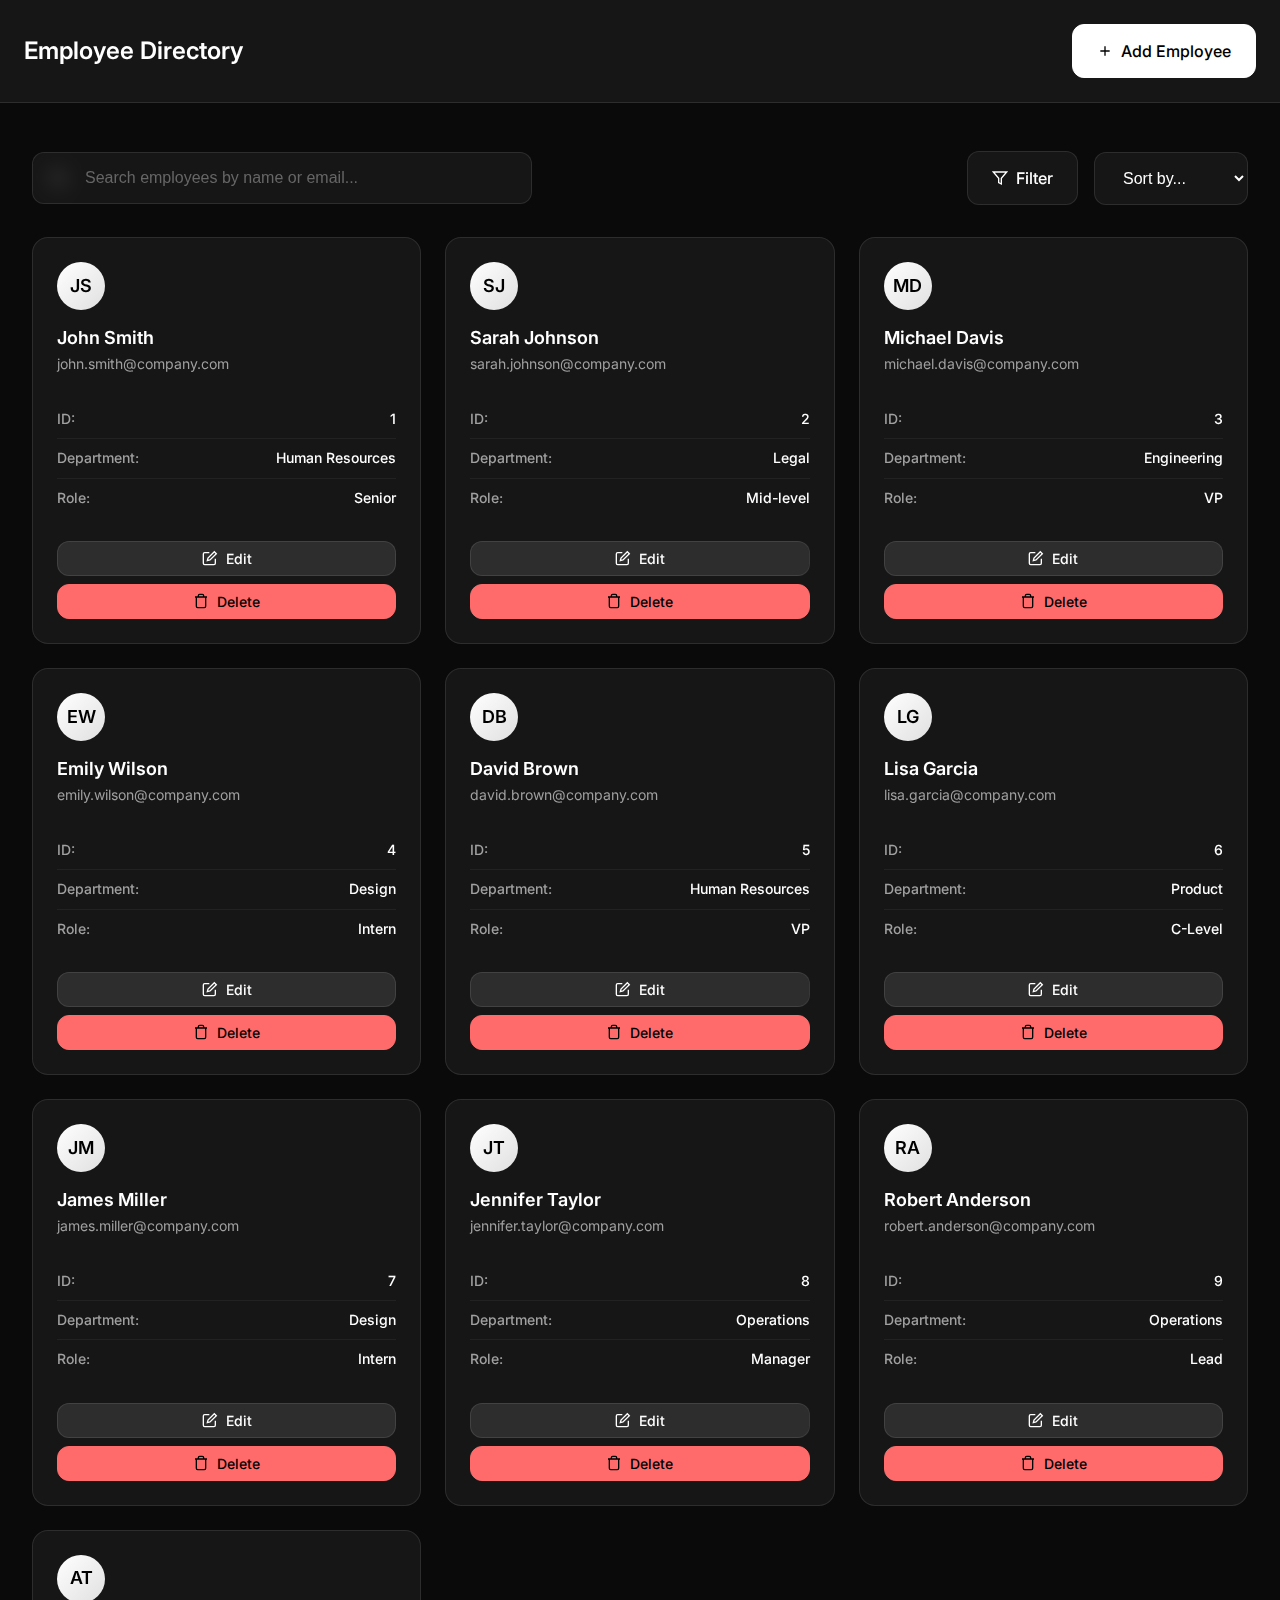
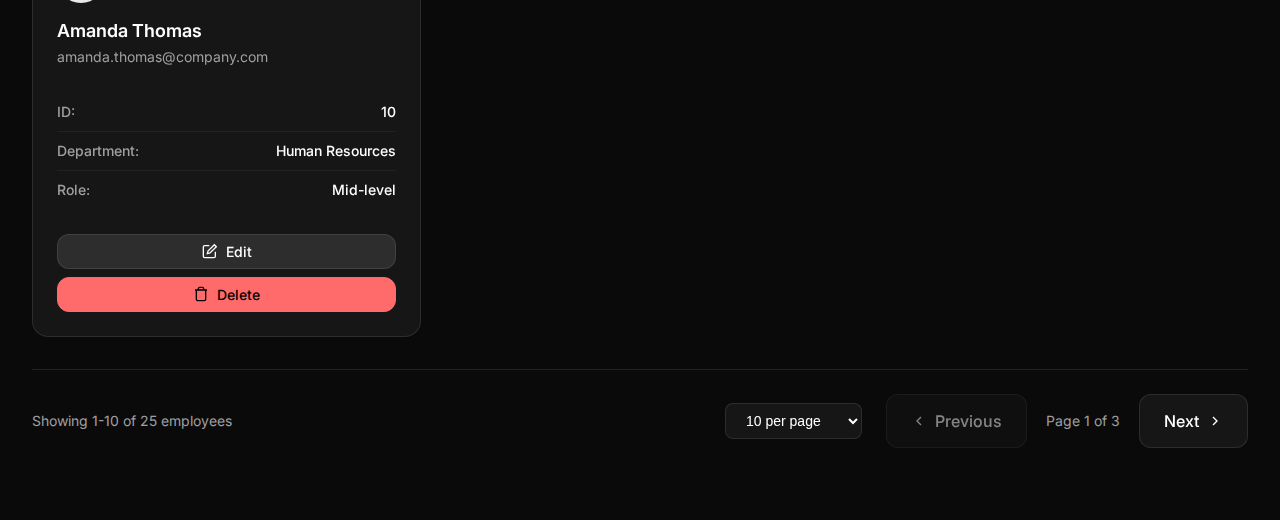
<file: index.html>
<!DOCTYPE html>
<html lang="en">
<head>
    <meta charset="UTF-8">
    <meta name="viewport" content="width=device-width, initial-scale=1.0, maximum-scale=1.0, user-scalable=no">
    <title>Employee Directory</title>
    <link rel="stylesheet" href="css/main.css">
    <link rel="stylesheet" href="css/components.css">
    <link rel="stylesheet" href="css/responsive.css">
    <link href="https://fonts.googleapis.com/css2?family=Inter:wght@300;400;500;600;700&display=swap" rel="stylesheet">
</head>
<body>
    <div class="app-container">
        <!-- Header -->
        <header class="header">
            <div class="header-content">
                <h1 class="logo">Employee Directory</h1>
                <div class="header-actions">
                    <button class="btn btn-primary" id="addEmployeeBtn">
                        <svg width="16" height="16" viewBox="0 0 24 24" fill="none" stroke="currentColor" stroke-width="2">
                            <line x1="12" y1="5" x2="12" y2="19"></line>
                            <line x1="5" y1="12" x2="19" y2="12"></line>
                        </svg>
                        Add Employee
                    </button>
                </div>
            </div>
        </header>

        <!-- Main Content -->
        <main class="main-content">
            <!-- Search and Filter Bar -->
            <div class="controls-bar">
                <div class="search-container">
                    <div class="search-input-wrapper">
                        <svg class="search-icon" width="20" height="20" viewBox="0 0 24 24" fill="none" stroke="currentColor" stroke-width="2">
                            <circle cx="11" cy="11" r="8"></circle>
                            <path d="m21 21-4.35-4.35"></path>
                        </svg>
                        <input type="text" id="searchInput" class="search-input" placeholder="Search employees by name or email...">
                    </div>
                </div>
                
                <div class="filter-controls">
                    <button class="btn btn-secondary" id="filterBtn">
                        <svg width="16" height="16" viewBox="0 0 24 24" fill="none" stroke="currentColor" stroke-width="2">
                            <polygon points="22,3 2,3 10,12.46 10,19 14,21 14,12.46 22,3"></polygon>
                        </svg>
                        Filter
                    </button>
                    <select id="sortSelect" class="sort-select">
                        <option value="">Sort by...</option>
                        <option value="firstName">First Name</option>
                        <option value="department">Department</option>
                    </select>
                </div>
            </div>

            <!-- Filter Sidebar -->
            <div class="filter-sidebar" id="filterSidebar">
                <div class="filter-header">
                    <h3>Filters</h3>
                    <button class="close-btn" id="closeFilterBtn">
                        <svg width="20" height="20" viewBox="0 0 24 24" fill="none" stroke="currentColor" stroke-width="2">
                            <line x1="18" y1="6" x2="6" y2="18"></line>
                            <line x1="6" y1="6" x2="18" y2="18"></line>
                        </svg>
                    </button>
                </div>
                
                <div class="filter-section">
                    <h4>Department</h4>
                    <div class="filter-options" id="departmentFilters">
                        <!-- Dynamically populated -->
                    </div>
                </div>
                
                <div class="filter-section">
                    <h4>Role</h4>
                    <div class="filter-options" id="roleFilters">
                        <!-- Dynamically populated -->
                    </div>
                </div>
                
                <div class="filter-actions">
                    <button class="btn btn-secondary" id="clearFiltersBtn">Clear All</button>
                    <button class="btn btn-primary" id="applyFiltersBtn">Apply Filters</button>
                </div>
            </div>

            <!-- Employee Grid -->
            <div class="employee-container">
                <div class="employee-grid" id="employeeGrid">
                    <!-- Freemarker template will be rendered here -->
                </div>
                
                <!-- Loading State -->
                <div class="loading-state" id="loadingState">
                    <div class="spinner"></div>
                    <p>Loading employees...</p>
                </div>
                
                <!-- Empty State -->
                <div class="empty-state" id="emptyState" style="display: none;">
                    <svg width="64" height="64" viewBox="0 0 24 24" fill="none" stroke="currentColor" stroke-width="1.5">
                        <path d="M17 21v-2a4 4 0 0 0-4-4H5a4 4 0 0 0-4 4v2"></path>
                        <circle cx="9" cy="7" r="4"></circle>
                        <path d="m23 21-2-2m-2 2a2 2 0 0 1-2-2m2 2 2-2"></path>
                    </svg>
                    <h3>No employees found</h3>
                    <p>Try adjusting your search or filters</p>
                </div>
            </div>

            <!-- Pagination -->
            <div class="pagination-container">
                <div class="pagination-info">
                    <span id="paginationInfo">Showing 1-10 of 0 employees</span>
                </div>
                
                <div class="pagination-controls">
                    <select id="pageSizeSelect" class="page-size-select">
                        <option value="10">10 per page</option>
                        <option value="25">25 per page</option>
                        <option value="50">50 per page</option>
                        <option value="100">100 per page</option>
                    </select>
                    
                    <div class="pagination-buttons">
                        <button class="btn btn-secondary" id="prevPageBtn" disabled>
                            <svg width="16" height="16" viewBox="0 0 24 24" fill="none" stroke="currentColor" stroke-width="2">
                                <polyline points="15,18 9,12 15,6"></polyline>
                            </svg>
                            Previous
                        </button>
                        <span class="page-info" id="pageInfo">Page 1 of 1</span>
                        <button class="btn btn-secondary" id="nextPageBtn" disabled>
                            Next
                            <svg width="16" height="16" viewBox="0 0 24 24" fill="none" stroke="currentColor" stroke-width="2">
                                <polyline points="9,18 15,12 9,6"></polyline>
                            </svg>
                        </button>
                    </div>
                </div>
            </div>
        </main>
    </div>

    <!-- Modal Overlay -->
    <div class="modal-overlay" id="modalOverlay"></div>

    <!-- Delete Confirmation Modal -->
    <div class="modal" id="deleteModal">
        <div class="modal-content">
            <div class="modal-header">
                <h3>Delete Employee</h3>
                <button class="close-btn" id="closeDeleteModal">
                    <svg width="20" height="20" viewBox="0 0 24 24" fill="none" stroke="currentColor" stroke-width="2">
                        <line x1="18" y1="6" x2="6" y2="18"></line>
                        <line x1="6" y1="6" x2="18" y2="18"></line>
                    </svg>
                </button>
            </div>
            <div class="modal-body">
                <p>Are you sure you want to delete <strong id="deleteEmployeeName"></strong>?</p>
                <p class="warning-text">This action cannot be undone.</p>
            </div>
            <div class="modal-footer">
                <button class="btn btn-secondary" id="cancelDeleteBtn">Cancel</button>
                <button class="btn btn-danger" id="confirmDeleteBtn">Delete Employee</button>
            </div>
        </div>
    </div>

    <!-- Notification Container -->
    <div class="notification-container" id="notificationContainer"></div>



    <!-- JavaScript -->
    <script src="js/utils.js"></script>
    <script src="js/employee.js"></script>
    <script src="js/app.js"></script>
</body>
</html>
</file>
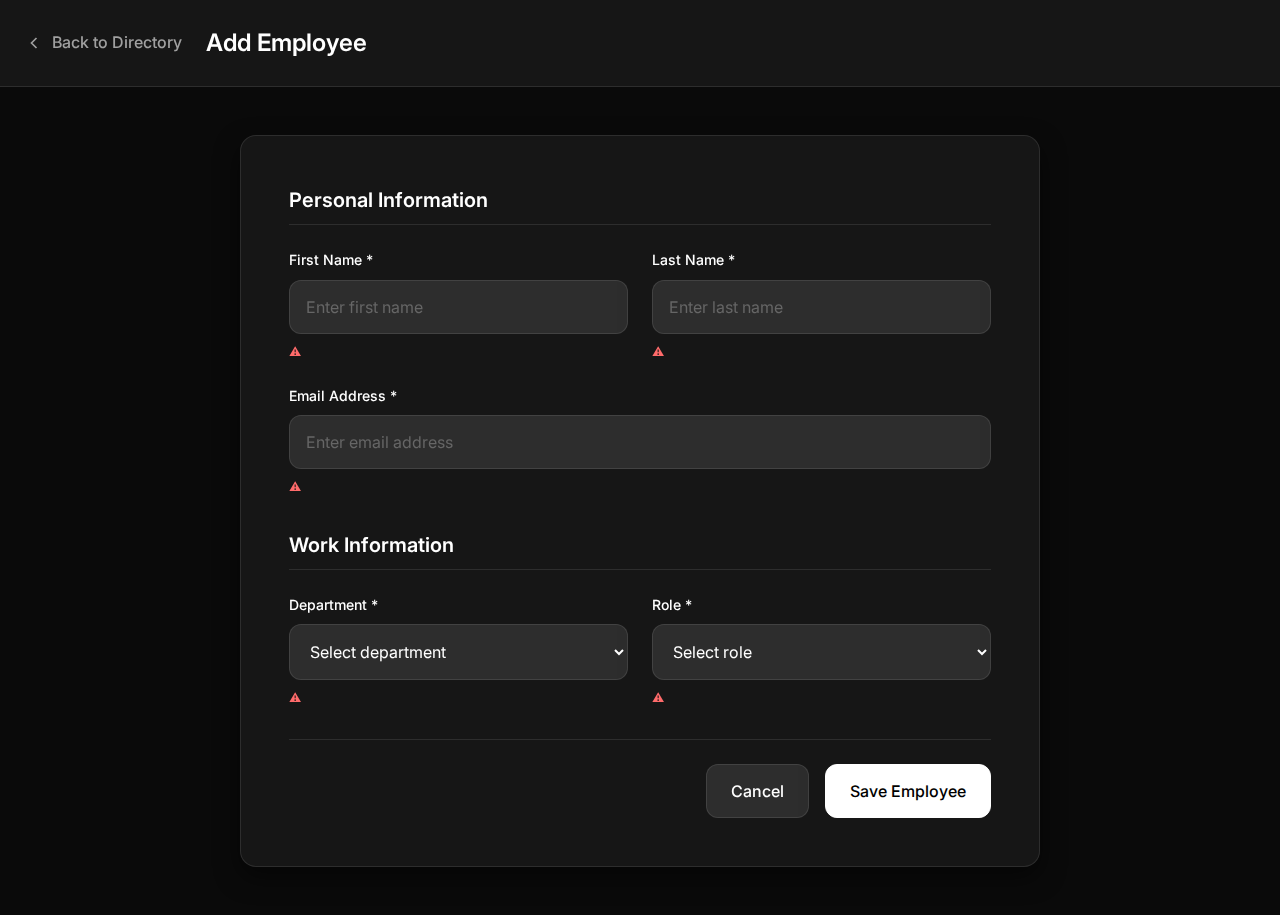
<file: add-edit.html>
<!DOCTYPE html>
<html lang="en">
<head>
    <meta charset="UTF-8">
    <meta name="viewport" content="width=device-width, initial-scale=1.0, maximum-scale=1.0, user-scalable=no">
    <title>Add/Edit Employee - Employee Directory</title>
    <link rel="stylesheet" href="css/main.css">
    <link rel="stylesheet" href="css/components.css">
    <link rel="stylesheet" href="css/responsive.css">
    <link href="https://fonts.googleapis.com/css2?family=Inter:wght@300;400;500;600;700&display=swap" rel="stylesheet">
</head>
<body>
    <div class="app-container">
        <!-- Header -->
        <header class="header">
            <div class="header-content">
                <div class="header-left">
                    <a href="index.html" class="back-link">
                        <svg width="20" height="20" viewBox="0 0 24 24" fill="none" stroke="currentColor" stroke-width="2">
                            <polyline points="15,18 9,12 15,6"></polyline>
                        </svg>
                        Back to Directory
                    </a>
                    <h1 class="logo" id="formTitle">Add Employee</h1>
                </div>
            </div>
        </header>

        <!-- Main Content -->
        <main class="main-content">
            <div class="form-container">
                <div class="form-card">
                    <form id="employeeForm" class="employee-form">
                        <!-- Personal Information Section -->
                        <div class="form-section">
                            <h2 class="section-title">Personal Information</h2>
                            
                            <div class="form-row">
                                <div class="form-group">
                                    <label for="firstName" class="form-label">First Name *</label>
                                    <input 
                                        type="text" 
                                        id="firstName" 
                                        name="firstName" 
                                        class="form-input" 
                                        placeholder="Enter first name"
                                        required
                                    >
                                    <div class="error-message" id="firstNameError"></div>
                                </div>
                                
                                <div class="form-group">
                                    <label for="lastName" class="form-label">Last Name *</label>
                                    <input 
                                        type="text" 
                                        id="lastName" 
                                        name="lastName" 
                                        class="form-input" 
                                        placeholder="Enter last name"
                                        required
                                    >
                                    <div class="error-message" id="lastNameError"></div>
                                </div>
                            </div>
                            
                            <div class="form-group">
                                <label for="email" class="form-label">Email Address *</label>
                                <input 
                                    type="email" 
                                    id="email" 
                                    name="email" 
                                    class="form-input" 
                                    placeholder="Enter email address"
                                    required
                                >
                                <div class="error-message" id="emailError"></div>
                            </div>
                        </div>

                        <!-- Work Information Section -->
                        <div class="form-section">
                            <h2 class="section-title">Work Information</h2>
                            
                            <div class="form-row">
                                <div class="form-group">
                                    <label for="department" class="form-label">Department *</label>
                                    <select id="department" name="department" class="form-select" required>
                                        <option value="">Select department</option>
                                        <option value="Engineering">Engineering</option>
                                        <option value="Marketing">Marketing</option>
                                        <option value="Sales">Sales</option>
                                        <option value="Human Resources">Human Resources</option>
                                        <option value="Finance">Finance</option>
                                        <option value="Operations">Operations</option>
                                        <option value="Product">Product</option>
                                        <option value="Design">Design</option>
                                        <option value="Customer Support">Customer Support</option>
                                        <option value="Legal">Legal</option>
                                    </select>
                                    <div class="error-message" id="departmentError"></div>
                                </div>
                                
                                <div class="form-group">
                                    <label for="role" class="form-label">Role *</label>
                                    <select id="role" name="role" class="form-select" required>
                                        <option value="">Select role</option>
                                        <option value="Manager">Manager</option>
                                        <option value="Senior">Senior</option>
                                        <option value="Mid-level">Mid-level</option>
                                        <option value="Junior">Junior</option>
                                        <option value="Intern">Intern</option>
                                        <option value="Director">Director</option>
                                        <option value="VP">VP</option>
                                        <option value="C-Level">C-Level</option>
                                        <option value="Lead">Lead</option>
                                        <option value="Specialist">Specialist</option>
                                    </select>
                                    <div class="error-message" id="roleError"></div>
                                </div>
                            </div>
                        </div>

                        <!-- Form Actions -->
                        <div class="form-actions">
                            <button type="button" class="btn btn-secondary" id="cancelBtn">Cancel</button>
                            <button type="submit" class="btn btn-primary" id="saveBtn">
                                <span class="btn-text">Save Employee</span>
                                <div class="btn-loading" style="display: none;">
                                    <div class="spinner-small"></div>
                                    <span>Saving...</span>
                                </div>
                            </button>
                        </div>
                    </form>
                </div>
            </div>
        </main>
    </div>

    <!-- Notification Container -->
    <div class="notification-container" id="notificationContainer"></div>

    <!-- JavaScript -->
    <script src="js/utils.js"></script>
    <script src="js/employee.js"></script>
    <script src="js/form.js"></script>
</body>
</html>
</file>
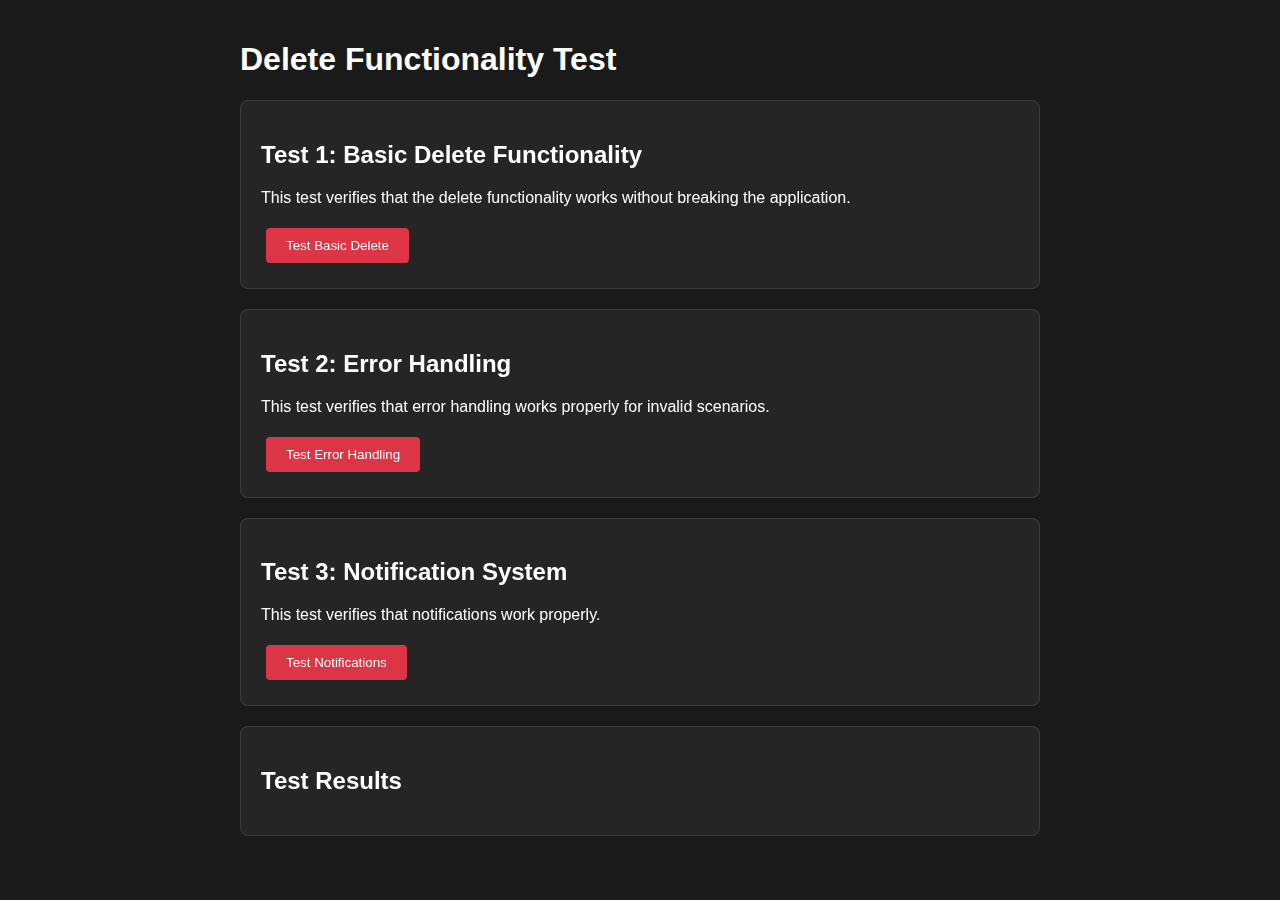
<file: test-delete.html>
<!DOCTYPE html>
<html lang="en">
<head>
    <meta charset="UTF-8">
    <meta name="viewport" content="width=device-width, initial-scale=1.0">
    <title>Delete Functionality Test</title>
    <style>
        body {
            font-family: Arial, sans-serif;
            max-width: 800px;
            margin: 0 auto;
            padding: 20px;
            background: #1a1a1a;
            color: white;
        }
        .test-section {
            background: rgba(255, 255, 255, 0.05);
            border-radius: 8px;
            padding: 20px;
            margin: 20px 0;
            backdrop-filter: blur(10px);
            border: 1px solid rgba(255, 255, 255, 0.1);
        }
        .test-button {
            background: #dc3545;
            color: white;
            border: none;
            padding: 10px 20px;
            border-radius: 4px;
            cursor: pointer;
            margin: 5px;
        }
        .test-button:hover {
            background: #c82333;
        }
        .success {
            color: #28a745;
        }
        .error {
            color: #dc3545;
        }
        .info {
            color: #17a2b8;
        }
    </style>
</head>
<body>
    <h1>Delete Functionality Test</h1>
    
    <div class="test-section">
        <h2>Test 1: Basic Delete Functionality</h2>
        <p>This test verifies that the delete functionality works without breaking the application.</p>
        <button class="test-button" onclick="testBasicDelete()">Test Basic Delete</button>
        <div id="test1-result"></div>
    </div>

    <div class="test-section">
        <h2>Test 2: Error Handling</h2>
        <p>This test verifies that error handling works properly for invalid scenarios.</p>
        <button class="test-button" onclick="testErrorHandling()">Test Error Handling</button>
        <div id="test2-result"></div>
    </div>

    <div class="test-section">
        <h2>Test 3: Notification System</h2>
        <p>This test verifies that notifications work properly.</p>
        <button class="test-button" onclick="testNotifications()">Test Notifications</button>
        <div id="test3-result"></div>
    </div>

    <div class="test-section">
        <h2>Test Results</h2>
        <div id="overall-result"></div>
    </div>

    <!-- Include the same scripts as the main app -->
    <script src="js/utils.js"></script>
    <script src="js/employee.js"></script>
    <script src="js/app.js"></script>

    <script>
        let testResults = {
            basicDelete: false,
            errorHandling: false,
            notifications: false
        };

        function logResult(testId, message, isSuccess = true) {
            const resultDiv = document.getElementById(`${testId}-result`);
            const className = isSuccess ? 'success' : 'error';
            resultDiv.innerHTML = `<p class="${className}">${message}</p>`;
        }

        function testBasicDelete() {
            try {
                // Check if employeeManager is available
                if (!window.employeeManager) {
                    logResult('test1', '❌ Employee manager not available', false);
                    return;
                }

                // Get initial count
                const initialCount = employeeManager.getTotalEmployees();
                
                // Try to delete an employee (if any exist)
                if (initialCount > 0) {
                    const firstEmployee = employeeManager.getAllEmployees()[0];
                    const result = employeeManager.deleteEmployee(firstEmployee.id);
                    
                    if (result) {
                        const newCount = employeeManager.getTotalEmployees();
                        if (newCount === initialCount - 1) {
                            logResult('test1', '✅ Basic delete functionality works correctly');
                            testResults.basicDelete = true;
                        } else {
                            logResult('test1', '❌ Employee count not updated correctly', false);
                        }
                    } else {
                        logResult('test1', '❌ Delete operation returned null', false);
                    }
                } else {
                    logResult('test1', 'ℹ️ No employees to test deletion with');
                    testResults.basicDelete = true; // Consider this a pass
                }
            } catch (error) {
                logResult('test1', `❌ Error during delete test: ${error.message}`, false);
            }
        }

        function testErrorHandling() {
            try {
                // Test with invalid ID
                const result1 = employeeManager.deleteEmployee(null);
                const result2 = employeeManager.deleteEmployee('invalid');
                const result3 = employeeManager.deleteEmployee(99999); // Non-existent ID
                
                if (result1 === null && result2 === null && result3 === null) {
                    logResult('test2', '✅ Error handling works correctly for invalid inputs');
                    testResults.errorHandling = true;
                } else {
                    logResult('test2', '❌ Error handling not working properly', false);
                }
            } catch (error) {
                logResult('test2', `❌ Error during error handling test: ${error.message}`, false);
            }
        }

        function testNotifications() {
            try {
                if (window.notificationManager) {
                    // Test different notification types
                    notificationManager.show('success', 'Test Success', 'This is a test success message');
                    notificationManager.show('error', 'Test Error', 'This is a test error message');
                    notificationManager.show('warning', 'Test Warning', 'This is a test warning message');
                    notificationManager.show('info', 'Test Info', 'This is a test info message');
                    
                    logResult('test3', '✅ Notification system is working');
                    testResults.notifications = true;
                } else {
                    logResult('test3', '❌ Notification manager not available', false);
                }
            } catch (error) {
                logResult('test3', `❌ Error during notification test: ${error.message}`, false);
            }
        }

        function updateOverallResult() {
            const overallDiv = document.getElementById('overall-result');
            const passedTests = Object.values(testResults).filter(Boolean).length;
            const totalTests = Object.keys(testResults).length;
            
            if (passedTests === totalTests) {
                overallDiv.innerHTML = `<p class="success">✅ All tests passed! (${passedTests}/${totalTests})</p>`;
            } else {
                overallDiv.innerHTML = `<p class="error">❌ Some tests failed. (${passedTests}/${totalTests})</p>`;
            }
        }

        // Run tests after a short delay to ensure everything is loaded
        setTimeout(() => {
            testBasicDelete();
            testErrorHandling();
            testNotifications();
            updateOverallResult();
        }, 1000);
    </script>
</body>
</html>
</file>
<file: css/components.css>
/* Button Styles */
.btn {
    display: inline-flex;
    align-items: center;
    gap: var(--spacing-sm);
    padding: var(--spacing-md) var(--spacing-lg);
    border: 1px solid transparent;
    border-radius: var(--radius-lg);
    font-family: var(--font-family);
    font-size: var(--font-size-base);
    font-weight: 500;
    text-decoration: none;
    cursor: pointer;
    transition: all var(--transition-fast);
    backdrop-filter: blur(10px);
    position: relative;
    overflow: hidden;
}

.btn:disabled {
    opacity: 0.5;
    cursor: not-allowed;
}

.btn:not(:disabled):hover {
    transform: translateY(-1px);
    box-shadow: var(--shadow-md);
}

.btn:not(:disabled):active {
    transform: translateY(0);
}

.btn-primary {
    background: var(--accent-primary);
    color: var(--text-inverse);
    border-color: var(--accent-primary);
}

.btn-primary:hover:not(:disabled) {
    background: var(--accent-secondary);
    border-color: var(--accent-secondary);
}

.btn-secondary {
    background: var(--bg-glass);
    color: var(--text-primary);
    border-color: var(--border-primary);
}

.btn-secondary:hover:not(:disabled) {
    background: var(--bg-glass-hover);
    border-color: var(--border-focus);
}

.btn-danger {
    background: var(--accent-danger);
    color: var(--text-inverse);
    border-color: var(--accent-danger);
}

.btn-danger:hover:not(:disabled) {
    background: #ff5252;
    border-color: #ff5252;
}

.btn-success {
    background: var(--accent-success);
    color: var(--text-inverse);
    border-color: var(--accent-success);
}

.btn-success:hover:not(:disabled) {
    background: #40c057;
    border-color: #40c057;
}

/* Button Loading State */
.btn-loading {
    display: flex;
    align-items: center;
    gap: var(--spacing-sm);
}

.btn:disabled .btn-text {
    opacity: 0;
}

.btn:disabled .btn-loading {
    display: flex;
}

/* Employee Card */
.employee-card {
    background: var(--bg-glass);
    backdrop-filter: blur(20px);
    border: 1px solid var(--border-primary);
    border-radius: var(--radius-xl);
    padding: var(--spacing-lg);
    transition: all var(--transition-normal);
    position: relative;
    overflow: hidden;
}

.employee-card::before {
    content: '';
    position: absolute;
    top: 0;
    left: 0;
    right: 0;
    height: 2px;
    background: linear-gradient(90deg, var(--accent-primary), var(--accent-secondary));
    opacity: 0;
    transition: opacity var(--transition-fast);
}

.employee-card:hover {
    transform: translateY(-2px);
    box-shadow: var(--shadow-lg);
    border-color: var(--border-focus);
}

.employee-card:hover::before {
    opacity: 1;
}

.employee-header {
    display: flex;
    align-items: center;
    gap: var(--spacing-md);
    margin-bottom: var(--spacing-lg);
}

.employee-avatar {
    width: 48px;
    height: 48px;
    border-radius: 50%;
    background: linear-gradient(135deg, var(--accent-primary), var(--accent-secondary));
    display: flex;
    align-items: center;
    justify-content: center;
    flex-shrink: 0;
}

.avatar-text {
    font-size: var(--font-size-lg);
    font-weight: 600;
    color: var(--text-inverse);
    text-transform: uppercase;
}

.employee-info {
    flex: 1;
    min-width: 0;
}

.employee-name {
    font-size: var(--font-size-lg);
    font-weight: 600;
    color: var(--text-primary);
    margin: 0 0 var(--spacing-xs) 0;
    line-height: 1.3;
}

.employee-email {
    font-size: var(--font-size-sm);
    color: var(--text-secondary);
    margin: 0;
    word-break: break-all;
}

.employee-details {
    margin-bottom: var(--spacing-lg);
}

.detail-item {
    display: flex;
    justify-content: space-between;
    align-items: center;
    padding: var(--spacing-sm) 0;
    border-bottom: 1px solid var(--border-secondary);
}

.detail-item:last-child {
    border-bottom: none;
}

.detail-label {
    font-size: var(--font-size-sm);
    color: var(--text-secondary);
    font-weight: 500;
}

.detail-value {
    font-size: var(--font-size-sm);
    color: var(--text-primary);
    font-weight: 500;
}

.employee-actions {
    display: flex;
    gap: var(--spacing-sm);
}

.employee-actions .btn {
    flex: 1;
    justify-content: center;
    padding: var(--spacing-sm) var(--spacing-md);
    font-size: var(--font-size-sm);
}

/* Filter Sidebar */
.filter-sidebar {
    position: fixed;
    top: 0;
    right: -400px;
    width: 400px;
    height: 100vh;
    background: var(--bg-glass);
    backdrop-filter: blur(20px);
    border-left: 1px solid var(--border-primary);
    z-index: var(--z-modal);
    transition: right var(--transition-normal);
    overflow-y: auto;
}

.filter-sidebar.active {
    right: 0;
}

.filter-header {
    display: flex;
    justify-content: space-between;
    align-items: center;
    padding: var(--spacing-lg);
    border-bottom: 1px solid var(--border-primary);
}

.filter-header h3 {
    font-size: var(--font-size-lg);
    font-weight: 600;
    color: var(--text-primary);
    margin: 0;
}

.close-btn {
    background: none;
    border: none;
    color: var(--text-secondary);
    cursor: pointer;
    padding: var(--spacing-sm);
    border-radius: var(--radius-md);
    transition: all var(--transition-fast);
}

.close-btn:hover {
    background: var(--bg-glass-hover);
    color: var(--text-primary);
}

.filter-section {
    padding: var(--spacing-lg);
    border-bottom: 1px solid var(--border-secondary);
}

.filter-section h4 {
    font-size: var(--font-size-base);
    font-weight: 600;
    color: var(--text-primary);
    margin: 0 0 var(--spacing-md) 0;
}

.filter-options {
    display: flex;
    flex-direction: column;
    gap: var(--spacing-sm);
}

.filter-option {
    display: flex;
    align-items: center;
    gap: var(--spacing-sm);
    padding: var(--spacing-sm);
    border-radius: var(--radius-md);
    cursor: pointer;
    transition: background var(--transition-fast);
}

.filter-option:hover {
    background: var(--bg-glass-hover);
}

.filter-option input[type="checkbox"] {
    width: 16px;
    height: 16px;
    accent-color: var(--accent-primary);
}

.filter-option label {
    font-size: var(--font-size-sm);
    color: var(--text-primary);
    cursor: pointer;
    flex: 1;
}

.filter-actions {
    padding: var(--spacing-lg);
    display: flex;
    gap: var(--spacing-md);
}

.filter-actions .btn {
    flex: 1;
}

/* Modal Styles */
.modal-overlay {
    position: fixed;
    top: 0;
    left: 0;
    right: 0;
    bottom: 0;
    background: rgba(0, 0, 0, 0.7);
    backdrop-filter: blur(4px);
    z-index: var(--z-modal-backdrop);
    opacity: 0;
    visibility: hidden;
    transition: all var(--transition-normal);
}

.modal-overlay.active {
    opacity: 1;
    visibility: visible;
}

.modal {
    position: fixed;
    top: 50%;
    left: 50%;
    transform: translate(-50%, -50%) scale(0.9);
    background: var(--bg-glass);
    backdrop-filter: blur(20px);
    border: 1px solid var(--border-primary);
    border-radius: var(--radius-xl);
    box-shadow: var(--shadow-xl);
    z-index: var(--z-modal);
    opacity: 0;
    visibility: hidden;
    transition: all var(--transition-normal);
    max-width: 90vw;
    max-height: 90vh;
    overflow: hidden;
}

.modal.active {
    opacity: 1;
    visibility: visible;
    transform: translate(-50%, -50%) scale(1);
}

.modal-content {
    display: flex;
    flex-direction: column;
    max-height: 100%;
}

.modal-header {
    display: flex;
    justify-content: space-between;
    align-items: center;
    padding: var(--spacing-lg);
    border-bottom: 1px solid var(--border-primary);
}

.modal-header h3 {
    font-size: var(--font-size-lg);
    font-weight: 600;
    color: var(--text-primary);
    margin: 0;
}

.modal-body {
    padding: var(--spacing-lg);
    overflow-y: auto;
}

.modal-body p {
    color: var(--text-secondary);
    margin-bottom: var(--spacing-md);
}

.warning-text {
    color: var(--accent-danger) !important;
    font-weight: 500;
}

.modal-footer {
    display: flex;
    gap: var(--spacing-md);
    padding: var(--spacing-lg);
    border-top: 1px solid var(--border-primary);
    justify-content: flex-end;
}

/* Form Styles */
.employee-form {
    display: flex;
    flex-direction: column;
    gap: var(--spacing-xl);
}

.form-section {
    display: flex;
    flex-direction: column;
    gap: var(--spacing-lg);
}

.section-title {
    font-size: var(--font-size-xl);
    font-weight: 600;
    color: var(--text-primary);
    margin: 0;
    padding-bottom: var(--spacing-sm);
    border-bottom: 1px solid var(--border-primary);
}

.form-row {
    display: grid;
    grid-template-columns: 1fr 1fr;
    gap: var(--spacing-lg);
}

.form-group {
    display: flex;
    flex-direction: column;
    gap: var(--spacing-sm);
}

.form-label {
    font-size: var(--font-size-sm);
    font-weight: 500;
    color: var(--text-primary);
}

.form-input,
.form-select {
    padding: var(--spacing-md);
    background: var(--bg-glass);
    border: 1px solid var(--border-primary);
    border-radius: var(--radius-lg);
    color: var(--text-primary);
    font-size: var(--font-size-base);
    font-family: var(--font-family);
    transition: all var(--transition-fast);
    backdrop-filter: blur(10px);
}

.form-input::placeholder {
    color: var(--text-muted);
}

.form-input:focus,
.form-select:focus {
    outline: none;
    border-color: var(--border-focus);
    background: var(--bg-glass-hover);
    box-shadow: 0 0 0 3px rgba(255, 255, 255, 0.1);
}

.form-select {
    cursor: pointer;
}

.form-select option {
    background: var(--bg-secondary);
    color: var(--text-primary);
    padding: var(--spacing-sm);
}

.error-message {
    font-size: var(--font-size-sm);
    color: var(--accent-danger);
    min-height: 1.2em;
    display: flex;
    align-items: center;
    gap: var(--spacing-xs);
}

.error-message::before {
    content: '⚠';
    font-size: var(--font-size-xs);
}

.form-actions {
    display: flex;
    gap: var(--spacing-md);
    justify-content: flex-end;
    padding-top: var(--spacing-lg);
    border-top: 1px solid var(--border-primary);
}

/* Notification Styles */
.notification-container {
    position: fixed;
    top: var(--spacing-lg);
    right: var(--spacing-lg);
    z-index: var(--z-tooltip);
    display: flex;
    flex-direction: column;
    gap: var(--spacing-sm);
    max-width: 400px;
}

.notification {
    background: var(--bg-glass);
    backdrop-filter: blur(20px);
    border: 1px solid var(--border-primary);
    border-radius: var(--radius-lg);
    padding: var(--spacing-md);
    box-shadow: var(--shadow-lg);
    display: flex;
    align-items: center;
    gap: var(--spacing-md);
    animation: slideIn var(--transition-normal);
    max-width: 100%;
}

.notification.success {
    border-left: 4px solid var(--accent-success);
}

.notification.error {
    border-left: 4px solid var(--accent-danger);
}

.notification.warning {
    border-left: 4px solid var(--accent-warning);
}

.notification.info {
    border-left: 4px solid var(--accent-primary);
}

.notification-icon {
    flex-shrink: 0;
    width: 20px;
    height: 20px;
}

.notification-content {
    flex: 1;
    min-width: 0;
}

.notification-title {
    font-size: var(--font-size-sm);
    font-weight: 600;
    color: var(--text-primary);
    margin: 0 0 var(--spacing-xs) 0;
}

.notification-message {
    font-size: var(--font-size-sm);
    color: var(--text-secondary);
    margin: 0;
}

.notification-close {
    background: none;
    border: none;
    color: var(--text-muted);
    cursor: pointer;
    padding: var(--spacing-xs);
    border-radius: var(--radius-sm);
    transition: all var(--transition-fast);
    flex-shrink: 0;
}

.notification-close:hover {
    background: var(--bg-glass-hover);
    color: var(--text-primary);
}

@keyframes slideIn {
    from {
        transform: translateX(100%);
        opacity: 0;
    }
    to {
        transform: translateX(0);
        opacity: 1;
    }
}

/* Responsive adjustments for components */
@media (max-width: 768px) {
    .filter-sidebar {
        width: 100%;
        right: -100%;
    }
    
    .modal {
        width: 95vw;
        margin: var(--spacing-md);
    }
    
    .form-row {
        grid-template-columns: 1fr;
        gap: var(--spacing-md);
    }
    
    .employee-actions {
        flex-direction: column;
    }
    
    .notification-container {
        left: var(--spacing-md);
        right: var(--spacing-md);
        max-width: none;
    }
    
    .modal-footer {
        flex-direction: column;
    }
    
    .filter-actions {
        flex-direction: column;
    }
}
</file>
<file: css/responsive.css>
/* Responsive Design - Mobile First Approach */

/* Ultra Small Devices (very small phones, 280px and up) */
@media (max-width: 319.98px) {
    .header-content {
        padding: var(--spacing-sm);
        flex-direction: column;
        gap: var(--spacing-sm);
    }
    
    .logo {
        font-size: var(--font-size-lg);
        text-align: center;
    }
    
    .header-actions .btn {
        width: 100%;
        justify-content: center;
    }
    
    .main-content {
        padding: var(--spacing-sm);
    }
    
    .controls-bar {
        flex-direction: column;
        gap: var(--spacing-sm);
    }
    
    .search-container {
        max-width: none;
    }
    
    .search-input {
        font-size: 14px;
        padding: var(--spacing-sm);
    }
    
    .filter-controls {
        width: 100%;
        flex-direction: column;
        gap: var(--spacing-sm);
    }
    
    .sort-select {
        width: 100%;
        font-size: 14px;
    }
    
    .filter-btn {
        width: 100%;
        justify-content: center;
    }
    
    .employee-grid {
        grid-template-columns: 1fr;
        gap: var(--spacing-sm);
    }
    
    .employee-card {
        padding: var(--spacing-sm);
        margin: 0;
    }
    
    .employee-header {
        flex-direction: column;
        align-items: flex-start;
        gap: var(--spacing-xs);
    }
    
    .employee-avatar {
        width: 32px;
        height: 32px;
    }
    
    .avatar-text {
        font-size: 12px;
    }
    
    .employee-name {
        font-size: var(--font-size-base);
        line-height: 1.2;
    }
    
    .employee-email {
        font-size: 12px;
        word-break: break-all;
    }
    
    .employee-details {
        gap: var(--spacing-xs);
    }
    
    .detail-item {
        flex-direction: column;
        align-items: flex-start;
        gap: 2px;
    }
    
    .detail-label {
        font-size: 11px;
    }
    
    .detail-value {
        font-size: 12px;
        word-break: break-word;
    }
    
    .employee-actions {
        flex-direction: column;
        gap: var(--spacing-xs);
    }
    
    .employee-actions .btn {
        width: 100%;
        padding: var(--spacing-sm);
        font-size: 12px;
        min-height: 36px;
    }
    
    .employee-actions .btn svg {
        width: 14px;
        height: 14px;
    }
    
    .pagination-container {
        flex-direction: column;
        gap: var(--spacing-sm);
        align-items: stretch;
    }
    
    .pagination-info {
        font-size: 12px;
        text-align: center;
    }
    
    .pagination-controls {
        flex-direction: column;
        gap: var(--spacing-sm);
    }
    
    .pagination-buttons {
        justify-content: center;
        gap: var(--spacing-xs);
    }
    
    .pagination-buttons .btn {
        padding: var(--spacing-sm);
        font-size: 12px;
        min-width: 60px;
    }
    
    .page-info {
        font-size: 12px;
        text-align: center;
    }
    
    .page-size-select {
        width: 100%;
        text-align: center;
        font-size: 12px;
        padding: var(--spacing-sm);
    }
    
    .filter-sidebar {
        width: 100%;
        right: -100%;
        padding: var(--spacing-sm);
    }
    
    .filter-header h3 {
        font-size: var(--font-size-lg);
    }
    
    .filter-section h4 {
        font-size: var(--font-size-base);
    }
    
    .filter-option {
        padding: var(--spacing-xs);
        font-size: 12px;
    }
    
    .filter-actions {
        flex-direction: column;
        gap: var(--spacing-sm);
    }
    
    .filter-actions .btn {
        width: 100%;
        padding: var(--spacing-sm);
    }
    
    .modal {
        width: 98vw;
        margin: var(--spacing-xs);
        max-height: 95vh;
    }
    
    .modal-content {
        max-height: calc(95vh - 1rem);
        padding: var(--spacing-sm);
    }
    
    .modal-header h3 {
        font-size: var(--font-size-lg);
    }
    
    .modal-body {
        font-size: 14px;
    }
    
    .modal-footer {
        flex-direction: column;
        gap: var(--spacing-sm);
    }
    
    .modal-footer .btn {
        width: 100%;
        padding: var(--spacing-sm);
    }
    
    .form-card {
        padding: var(--spacing-sm);
    }
    
    .form-title {
        font-size: var(--font-size-lg);
    }
    
    .form-row {
        grid-template-columns: 1fr;
        gap: var(--spacing-sm);
    }
    
    .form-group label {
        font-size: 12px;
    }
    
    .form-input,
    .form-select {
        padding: var(--spacing-sm);
        font-size: 14px;
        min-height: 40px;
    }
    
    .error-message {
        font-size: 11px;
    }
    
    .form-actions {
        flex-direction: column;
        gap: var(--spacing-sm);
    }
    
    .form-actions .btn {
        width: 100%;
        padding: var(--spacing-sm);
        font-size: 14px;
    }
    
    .notification-container {
        left: var(--spacing-xs);
        right: var(--spacing-xs);
        max-width: none;
        top: var(--spacing-xs);
    }
    
    .notification {
        padding: var(--spacing-sm);
        font-size: 12px;
    }
    
    .notification-title {
        font-size: 13px;
    }
    
    .notification-message {
        font-size: 12px;
    }
    
    .notification-content {
        min-width: 0;
        word-break: break-word;
    }
    
    .empty-state {
        padding: var(--spacing-sm);
    }
    
    .empty-state h3 {
        font-size: var(--font-size-lg);
    }
    
    .empty-state p {
        font-size: 14px;
    }
    
    .loading-state {
        padding: var(--spacing-sm);
    }
    
    .loading-state p {
        font-size: 14px;
    }
}

/* Extra Small Devices (phones, 320px and up) */
@media (max-width: 575.98px) {
    .header-content {
        padding: var(--spacing-md);
        flex-direction: column;
        gap: var(--spacing-md);
    }
    
    .header-left {
        width: 100%;
        justify-content: space-between;
    }
    
    .logo {
        font-size: var(--font-size-xl);
    }
    
    .main-content {
        padding: var(--spacing-md);
    }
    
    .controls-bar {
        flex-direction: column;
        gap: var(--spacing-md);
    }
    
    .search-container {
        max-width: none;
    }
    
    .search-input {
        font-size: 16px; /* Prevents zoom on iOS */
    }
    
    .filter-controls {
        width: 100%;
        justify-content: space-between;
    }
    
    .sort-select {
        flex: 1;
        max-width: 150px;
        font-size: 16px; /* Prevents zoom on iOS */
    }
    
    .employee-grid {
        grid-template-columns: 1fr;
        gap: var(--spacing-md);
    }
    
    .employee-card {
        padding: var(--spacing-md);
    }
    
    .employee-header {
        flex-direction: column;
        align-items: flex-start;
        gap: var(--spacing-sm);
    }
    
    .employee-avatar {
        width: 40px;
        height: 40px;
    }
    
    .avatar-text {
        font-size: var(--font-size-base);
    }
    
    .employee-name {
        word-break: break-word;
    }
    
    .employee-email {
        word-break: break-all;
        font-size: 14px;
    }
    
    .employee-details {
        gap: var(--spacing-sm);
    }
    
    .detail-item {
        flex-direction: column;
        align-items: flex-start;
        gap: 4px;
    }
    
    .detail-label {
        font-size: 12px;
        font-weight: 600;
    }
    
    .detail-value {
        font-size: 14px;
        word-break: break-word;
    }
    
    .employee-actions {
        flex-direction: column;
        gap: var(--spacing-sm);
    }
    
    .employee-actions .btn {
        width: 100%;
        min-height: 44px; /* Touch target size */
        font-size: 14px;
    }
    
    .pagination-container {
        flex-direction: column;
        gap: var(--spacing-md);
        align-items: stretch;
    }
    
    .pagination-info {
        font-size: 14px;
        text-align: center;
        word-break: break-word;
    }
    
    .pagination-controls {
        flex-direction: column;
        gap: var(--spacing-md);
    }
    
    .pagination-buttons {
        justify-content: center;
        gap: var(--spacing-sm);
    }
    
    .pagination-buttons .btn {
        min-width: 80px;
        min-height: 44px;
        font-size: 14px;
    }
    
    .page-info {
        font-size: 14px;
        text-align: center;
    }
    
    .page-size-select {
        width: 100%;
        text-align: center;
        font-size: 16px;
        min-height: 44px;
    }
    
    .filter-sidebar {
        width: 100%;
        right: -100%;
    }
    
    .filter-header h3 {
        font-size: var(--font-size-xl);
    }
    
    .filter-section h4 {
        font-size: var(--font-size-lg);
    }
    
    .filter-option {
        padding: var(--spacing-sm);
        min-height: 44px;
        font-size: 14px;
    }
    
    .filter-actions {
        flex-direction: column;
        gap: var(--spacing-sm);
    }
    
    .filter-actions .btn {
        width: 100%;
        min-height: 44px;
        font-size: 14px;
    }
    
    .modal {
        width: 95vw;
        margin: var(--spacing-sm);
        max-height: 90vh;
    }
    
    .modal-content {
        max-height: calc(90vh - 2rem);
        padding: var(--spacing-md);
    }
    
    .modal-header h3 {
        font-size: var(--font-size-xl);
    }
    
    .modal-body {
        font-size: 16px;
        line-height: 1.5;
    }
    
    .modal-footer {
        flex-direction: column;
        gap: var(--spacing-sm);
    }
    
    .modal-footer .btn {
        width: 100%;
        min-height: 44px;
        font-size: 14px;
    }
    
    .form-card {
        padding: var(--spacing-md);
    }
    
    .form-title {
        font-size: var(--font-size-xl);
    }
    
    .form-row {
        grid-template-columns: 1fr;
        gap: var(--spacing-md);
    }
    
    .form-group label {
        font-size: 14px;
        font-weight: 600;
    }
    
    .form-input,
    .form-select {
        padding: var(--spacing-md);
        font-size: 16px;
        min-height: 44px;
    }
    
    .error-message {
        font-size: 12px;
        margin-top: 4px;
    }
    
    .form-actions {
        flex-direction: column;
        gap: var(--spacing-sm);
    }
    
    .form-actions .btn {
        width: 100%;
        min-height: 44px;
        font-size: 16px;
    }
    
    .notification-container {
        left: var(--spacing-sm);
        right: var(--spacing-sm);
        max-width: none;
        top: var(--spacing-sm);
    }
    
    .notification {
        padding: var(--spacing-md);
        font-size: 14px;
    }
    
    .notification-title {
        font-size: 16px;
        font-weight: 600;
    }
    
    .notification-message {
        font-size: 14px;
        line-height: 1.4;
    }
    
    .notification-content {
        min-width: 0;
        word-break: break-word;
    }
    
    .empty-state {
        padding: var(--spacing-lg);
        text-align: center;
    }
    
    .empty-state h3 {
        font-size: var(--font-size-xl);
        margin-bottom: var(--spacing-sm);
    }
    
    .empty-state p {
        font-size: 16px;
        color: var(--text-secondary);
    }
    
    .loading-state {
        padding: var(--spacing-lg);
        text-align: center;
    }
    
    .loading-state p {
        font-size: 16px;
        margin-top: var(--spacing-sm);
    }
}

/* Small Devices (landscape phones, 576px and up) */
@media (min-width: 576px) and (max-width: 767.98px) {
    .employee-grid {
        grid-template-columns: repeat(auto-fill, minmax(280px, 1fr));
        gap: var(--spacing-md);
    }
    
    .controls-bar {
        flex-direction: column;
        gap: var(--spacing-md);
    }
    
    .search-container {
        max-width: none;
    }
    
    .filter-controls {
        width: 100%;
        justify-content: space-between;
    }
    
    .pagination-container {
        flex-direction: column;
        gap: var(--spacing-md);
    }
    
    .pagination-controls {
        justify-content: center;
    }
}

/* Medium Devices (tablets, 768px and up) */
@media (min-width: 768px) and (max-width: 991.98px) {
    .employee-grid {
        grid-template-columns: repeat(auto-fill, minmax(320px, 1fr));
    }
    
    .controls-bar {
        flex-wrap: wrap;
        gap: var(--spacing-md);
    }
    
    .search-container {
        flex: 1;
        min-width: 300px;
    }
    
    .filter-controls {
        flex-shrink: 0;
    }
}

/* Large Devices (desktops, 992px and up) */
@media (min-width: 992px) and (max-width: 1199.98px) {
    .employee-grid {
        grid-template-columns: repeat(auto-fill, minmax(350px, 1fr));
    }
    
    .main-content {
        padding: var(--spacing-xl);
    }
}

/* Extra Large Devices (large desktops, 1200px and up) */
@media (min-width: 1200px) {
    .employee-grid {
        grid-template-columns: repeat(auto-fill, minmax(380px, 1fr));
    }
    
    .main-content {
        padding: var(--spacing-2xl);
    }
}

/* Ultra Wide Screens (1400px and up) */
@media (min-width: 1400px) {
    .employee-grid {
        grid-template-columns: repeat(auto-fill, minmax(400px, 1fr));
    }
}

/* Landscape Orientation Adjustments */
@media (orientation: landscape) and (max-height: 600px) {
    .header {
        position: relative;
    }
    
    .main-content {
        padding-top: var(--spacing-md);
    }
    
    .employee-grid {
        gap: var(--spacing-md);
    }
    
    .employee-card {
        padding: var(--spacing-md);
    }
    
    .employee-header {
        margin-bottom: var(--spacing-md);
    }
    
    .employee-details {
        margin-bottom: var(--spacing-md);
    }
}

/* High DPI Displays */
@media (-webkit-min-device-pixel-ratio: 2), (min-resolution: 192dpi) {
    .employee-card {
        border-width: 0.5px;
    }
    
    .form-input,
    .form-select,
    .search-input,
    .sort-select {
        border-width: 0.5px;
    }
}

/* Reduced Motion Preferences */
@media (prefers-reduced-motion: reduce) {
    *,
    *::before,
    *::after {
        animation-duration: 0.01ms !important;
        animation-iteration-count: 1 !important;
        transition-duration: 0.01ms !important;
    }
    
    .employee-card:hover {
        transform: none;
    }
    
    .btn:not(:disabled):hover {
        transform: none;
    }
    
    .modal {
        transition: opacity var(--transition-fast);
    }
    
    .filter-sidebar {
        transition: right var(--transition-fast);
    }
}

/* Dark Mode Support (already dark by default, but for consistency) */
@media (prefers-color-scheme: dark) {
    /* Colors are already optimized for dark mode - no additional rules needed */
}

/* Print Styles */
@media print {
    .header,
    .controls-bar,
    .pagination-container,
    .employee-actions,
    .filter-sidebar,
    .modal-overlay,
    .notification-container {
        display: none !important;
    }
    
    .main-content {
        padding: 0;
    }
    
    .employee-grid {
        grid-template-columns: repeat(auto-fill, minmax(300px, 1fr));
        gap: var(--spacing-md);
    }
    
    .employee-card {
        background: white !important;
        color: black !important;
        border: 1px solid #ccc !important;
        box-shadow: none !important;
        break-inside: avoid;
    }
    
    .employee-name {
        color: black !important;
    }
    
    .employee-email {
        color: #666 !important;
    }
    
    .detail-label {
        color: #666 !important;
    }
    
    .detail-value {
        color: black !important;
    }
}

/* Focus Styles for Accessibility */
@media (prefers-reduced-motion: no-preference) {
    .btn:focus-visible,
    .form-input:focus-visible,
    .form-select:focus-visible,
    .search-input:focus-visible,
    .sort-select:focus-visible {
        outline: 2px solid var(--accent-primary);
        outline-offset: 2px;
    }
}

/* Touch Device Optimizations */
@media (hover: none) and (pointer: coarse) {
    .btn {
        min-height: 44px;
        min-width: 44px;
    }
    
    .employee-actions .btn {
        min-height: 40px;
    }
    
    .form-input,
    .form-select,
    .search-input,
    .sort-select {
        min-height: 44px;
        font-size: 16px; /* Prevents zoom on iOS */
    }
    
    .filter-option {
        min-height: 44px;
    }
    
    .close-btn {
        min-height: 44px;
        min-width: 44px;
    }
}

/* Container Queries (for future support) */
@supports (container-type: inline-size) {
    .employee-card {
        container-type: inline-size;
    }
    
    @container (max-width: 400px) {
        .employee-header {
            flex-direction: column;
            align-items: flex-start;
        }
        
        .employee-actions {
            flex-direction: column;
        }
    }
}

/* Custom Scrollbar for Webkit Browsers */
@media screen and (min-width: 768px) {
    ::-webkit-scrollbar {
        width: 8px;
        height: 8px;
    }
    
    ::-webkit-scrollbar-track {
        background: var(--bg-secondary);
    }
    
    ::-webkit-scrollbar-thumb {
        background: var(--border-primary);
        border-radius: var(--radius-sm);
    }
    
    ::-webkit-scrollbar-thumb:hover {
        background: var(--border-focus);
    }
}

/* Safe Area Support for Notched Devices */
@supports (padding: max(0px)) {
    .header-content {
        padding-left: max(var(--spacing-lg), env(safe-area-inset-left));
        padding-right: max(var(--spacing-lg), env(safe-area-inset-right));
    }
    
    .main-content {
        padding-left: max(var(--spacing-xl), env(safe-area-inset-left));
        padding-right: max(var(--spacing-xl), env(safe-area-inset-right));
    }
    
    .notification-container {
        top: max(var(--spacing-lg), env(safe-area-inset-top));
        right: max(var(--spacing-lg), env(safe-area-inset-right));
    }
}
</file>
<file: css/main.css>
/* Reset and Base Styles */
* {
    margin: 0;
    padding: 0;
    box-sizing: border-box;
}

:root {
    /* Color Palette - Dark Glass Morphism */
    --bg-primary: #0a0a0a;
    --bg-secondary: #111111;
    --bg-tertiary: #1a1a1a;
    --bg-glass: rgba(255, 255, 255, 0.05);
    --bg-glass-hover: rgba(255, 255, 255, 0.08);
    --bg-glass-active: rgba(255, 255, 255, 0.12);
    
    /* Text Colors */
    --text-primary: #ffffff;
    --text-secondary: #a0a0a0;
    --text-muted: #666666;
    --text-inverse: #000000;
    
    /* Accent Colors */
    --accent-primary: #ffffff;
    --accent-secondary: #e0e0e0;
    --accent-danger: #ff6b6b;
    --accent-success: #51cf66;
    --accent-warning: #ffd43b;
    
    /* Border Colors */
    --border-primary: rgba(255, 255, 255, 0.1);
    --border-secondary: rgba(255, 255, 255, 0.05);
    --border-focus: rgba(255, 255, 255, 0.3);
    
    /* Shadows */
    --shadow-sm: 0 1px 3px rgba(0, 0, 0, 0.3);
    --shadow-md: 0 4px 6px rgba(0, 0, 0, 0.4);
    --shadow-lg: 0 10px 25px rgba(0, 0, 0, 0.5);
    --shadow-xl: 0 20px 40px rgba(0, 0, 0, 0.6);
    
    /* Spacing */
    --spacing-xs: 0.25rem;
    --spacing-sm: 0.5rem;
    --spacing-md: 1rem;
    --spacing-lg: 1.5rem;
    --spacing-xl: 2rem;
    --spacing-2xl: 3rem;
    
    /* Border Radius */
    --radius-sm: 4px;
    --radius-md: 8px;
    --radius-lg: 12px;
    --radius-xl: 16px;
    
    /* Transitions */
    --transition-fast: 0.15s ease;
    --transition-normal: 0.25s ease;
    --transition-slow: 0.35s ease;
    
    /* Typography */
    --font-family: 'Inter', -apple-system, BlinkMacSystemFont, 'Segoe UI', Roboto, sans-serif;
    --font-size-xs: 0.75rem;
    --font-size-sm: 0.875rem;
    --font-size-base: 1rem;
    --font-size-lg: 1.125rem;
    --font-size-xl: 1.25rem;
    --font-size-2xl: 1.5rem;
    --font-size-3xl: 1.875rem;
    --font-size-4xl: 2.25rem;
    
    /* Z-index */
    --z-dropdown: 1000;
    --z-sticky: 1020;
    --z-fixed: 1030;
    --z-modal-backdrop: 1040;
    --z-modal: 1050;
    --z-popover: 1060;
    --z-tooltip: 1070;
}

body {
    font-family: var(--font-family);
    font-size: var(--font-size-base);
    line-height: 1.6;
    color: var(--text-primary);
    background: var(--bg-primary);
    overflow-x: hidden;
}

/* App Container */
.app-container {
    min-height: 100vh;
    display: flex;
    flex-direction: column;
}

/* Header */
.header {
    background: var(--bg-glass);
    backdrop-filter: blur(20px);
    -webkit-backdrop-filter: blur(20px);
    border-bottom: 1px solid var(--border-primary);
    position: sticky;
    top: 0;
    z-index: var(--z-sticky);
}

.header-content {
    max-width: 1400px;
    margin: 0 auto;
    padding: var(--spacing-lg) var(--spacing-xl);
    display: flex;
    justify-content: space-between;
    align-items: center;
}

.header-left {
    display: flex;
    align-items: center;
    gap: var(--spacing-lg);
}

.logo {
    font-size: var(--font-size-2xl);
    font-weight: 600;
    color: var(--text-primary);
    margin: 0;
}

.back-link {
    display: flex;
    align-items: center;
    gap: var(--spacing-sm);
    color: var(--text-secondary);
    text-decoration: none;
    font-weight: 500;
    transition: color var(--transition-fast);
}

.back-link:hover {
    color: var(--text-primary);
}

.header-actions {
    display: flex;
    gap: var(--spacing-md);
}

/* Main Content */
.main-content {
    flex: 1;
    max-width: 1400px;
    margin: 0 auto;
    padding: var(--spacing-xl);
    width: 100%;
}

/* Controls Bar */
.controls-bar {
    display: flex;
    justify-content: space-between;
    align-items: center;
    gap: var(--spacing-lg);
    margin-bottom: var(--spacing-xl);
    flex-wrap: wrap;
}

.search-container {
    flex: 1;
    max-width: 500px;
}

.search-input-wrapper {
    position: relative;
    display: flex;
    align-items: center;
}

.search-icon {
    position: absolute;
    left: var(--spacing-md);
    color: var(--text-muted);
    pointer-events: none;
}

.search-input {
    width: 100%;
    padding: var(--spacing-md) var(--spacing-md) var(--spacing-md) calc(var(--spacing-md) * 2 + 20px);
    background: var(--bg-glass);
    border: 1px solid var(--border-primary);
    border-radius: var(--radius-lg);
    color: var(--text-primary);
    font-size: var(--font-size-base);
    transition: all var(--transition-fast);
    backdrop-filter: blur(10px);
}

.search-input::placeholder {
    color: var(--text-muted);
}

.search-input:focus {
    outline: none;
    border-color: var(--border-focus);
    background: var(--bg-glass-hover);
    box-shadow: 0 0 0 3px rgba(255, 255, 255, 0.1);
}

.filter-controls {
    display: flex;
    gap: var(--spacing-md);
    align-items: center;
}

.sort-select {
    padding: var(--spacing-md) var(--spacing-lg);
    background: var(--bg-glass);
    border: 1px solid var(--border-primary);
    border-radius: var(--radius-lg);
    color: var(--text-primary);
    font-size: var(--font-size-base);
    cursor: pointer;
    transition: all var(--transition-fast);
    backdrop-filter: blur(10px);
    min-width: 150px;
}

.sort-select:focus {
    outline: none;
    border-color: var(--border-focus);
    background: var(--bg-glass-hover);
    box-shadow: 0 0 0 3px rgba(255, 255, 255, 0.1);
}

.sort-select option {
    background: var(--bg-secondary);
    color: var(--text-primary);
    padding: var(--spacing-sm);
}

/* Employee Grid */
.employee-container {
    margin-bottom: var(--spacing-xl);
}

.employee-grid {
    display: grid;
    grid-template-columns: repeat(auto-fill, minmax(350px, 1fr));
    gap: var(--spacing-lg);
    margin-bottom: var(--spacing-xl);
}

/* Loading State */
.loading-state {
    display: flex;
    flex-direction: column;
    align-items: center;
    justify-content: center;
    padding: var(--spacing-2xl);
    color: var(--text-secondary);
}

.spinner {
    width: 40px;
    height: 40px;
    border: 3px solid var(--border-primary);
    border-top: 3px solid var(--accent-primary);
    border-radius: 50%;
    animation: spin 1s linear infinite;
    margin-bottom: var(--spacing-md);
}

.spinner-small {
    width: 16px;
    height: 16px;
    border: 2px solid var(--border-primary);
    border-top: 2px solid var(--accent-primary);
    border-radius: 50%;
    animation: spin 1s linear infinite;
}

@keyframes spin {
    0% { transform: rotate(0deg); }
    100% { transform: rotate(360deg); }
}

/* Empty State */
.empty-state {
    display: flex;
    flex-direction: column;
    align-items: center;
    justify-content: center;
    padding: var(--spacing-2xl);
    text-align: center;
    color: var(--text-secondary);
}

.empty-state svg {
    margin-bottom: var(--spacing-lg);
    color: var(--text-muted);
}

.empty-state h3 {
    font-size: var(--font-size-xl);
    margin-bottom: var(--spacing-sm);
    color: var(--text-primary);
}

.empty-state p {
    font-size: var(--font-size-base);
    color: var(--text-secondary);
}

/* Pagination */
.pagination-container {
    display: flex;
    justify-content: space-between;
    align-items: center;
    padding: var(--spacing-lg) 0;
    border-top: 1px solid var(--border-primary);
    flex-wrap: wrap;
    gap: var(--spacing-md);
}

.pagination-info {
    color: var(--text-secondary);
    font-size: var(--font-size-sm);
}

.pagination-controls {
    display: flex;
    align-items: center;
    gap: var(--spacing-lg);
}

.page-size-select {
    padding: var(--spacing-sm) var(--spacing-md);
    background: var(--bg-glass);
    border: 1px solid var(--border-primary);
    border-radius: var(--radius-md);
    color: var(--text-primary);
    font-size: var(--font-size-sm);
    cursor: pointer;
    backdrop-filter: blur(10px);
}

.page-size-select:focus {
    outline: none;
    border-color: var(--border-focus);
    background: var(--bg-glass-hover);
}

.page-size-select option {
    background: var(--bg-secondary);
    color: var(--text-primary);
    padding: var(--spacing-sm);
}

.pagination-buttons {
    display: flex;
    align-items: center;
    gap: var(--spacing-md);
}

.page-info {
    color: var(--text-secondary);
    font-size: var(--font-size-sm);
    min-width: 80px;
    text-align: center;
}

/* Form Container */
.form-container {
    max-width: 800px;
    margin: 0 auto;
}

.form-card {
    background: var(--bg-glass);
    backdrop-filter: blur(20px);
    border: 1px solid var(--border-primary);
    border-radius: var(--radius-xl);
    padding: var(--spacing-2xl);
    box-shadow: var(--shadow-lg);
}

/* Utility Classes */
.sr-only {
    position: absolute;
    width: 1px;
    height: 1px;
    padding: 0;
    margin: -1px;
    overflow: hidden;
    clip: rect(0, 0, 0, 0);
    white-space: nowrap;
    border: 0;
}

/* Responsive adjustments */
@media (max-width: 768px) {
    .header-content {
        padding: var(--spacing-md);
    }
    
    .main-content {
        padding: var(--spacing-md);
    }
    
    .controls-bar {
        flex-direction: column;
        align-items: stretch;
        gap: var(--spacing-md);
    }
    
    .search-container {
        max-width: none;
    }
    
    .filter-controls {
        justify-content: space-between;
    }
    
    .employee-grid {
        grid-template-columns: 1fr;
        gap: var(--spacing-md);
    }
    
    .pagination-container {
        flex-direction: column;
        align-items: stretch;
        gap: var(--spacing-md);
    }
    
    .pagination-controls {
        justify-content: center;
    }
    
    .form-card {
        padding: var(--spacing-lg);
    }
}
</file>
